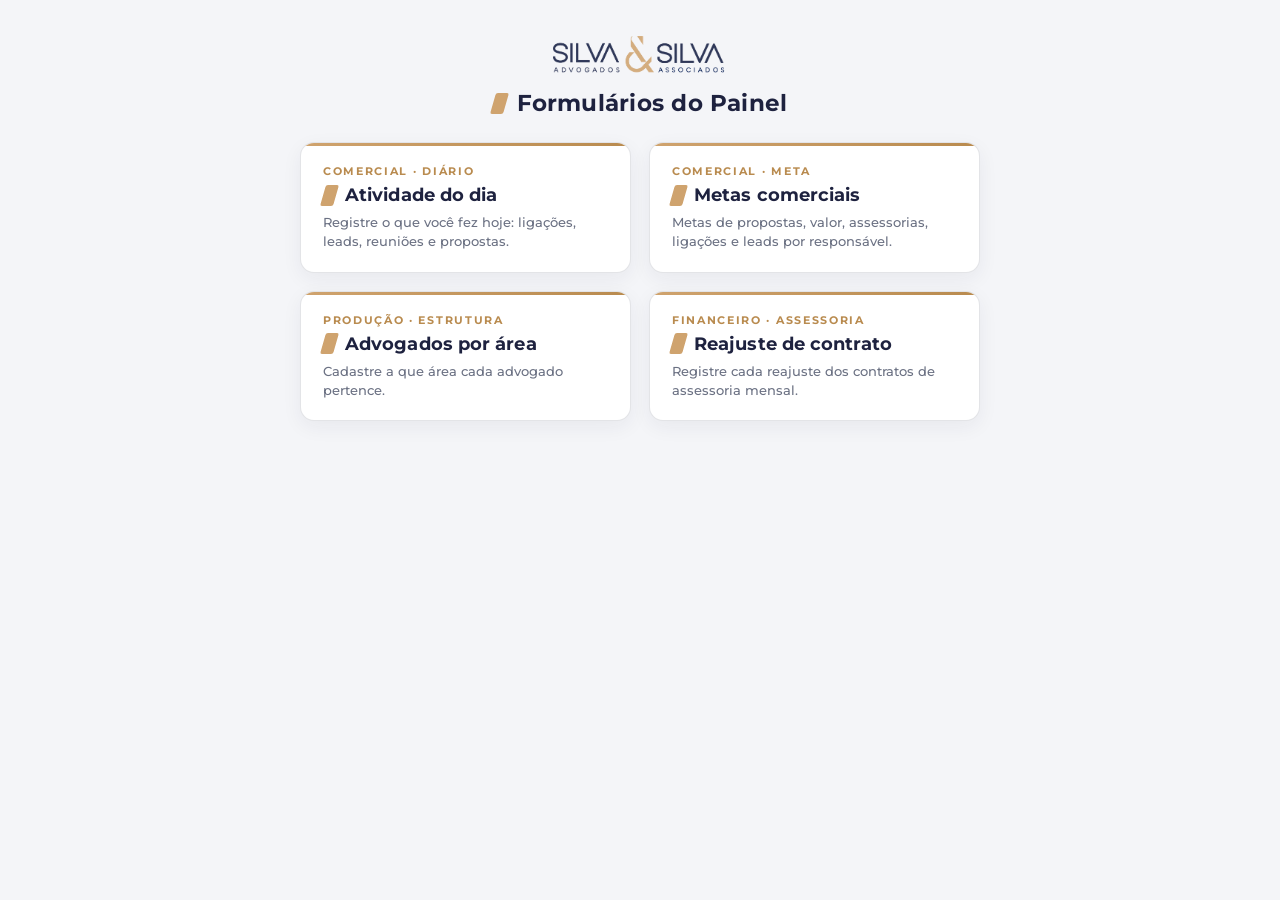
<file: formularios/index.html>
<!DOCTYPE html>
<html lang="pt-BR">
<head>
<meta charset="UTF-8">
<meta name="viewport" content="width=device-width, initial-scale=1.0">
<title>Formulários — Silva &amp; Silva</title>
<link rel="preconnect" href="https://fonts.googleapis.com">
<link rel="preconnect" href="https://fonts.gstatic.com" crossorigin>
<link href="https://fonts.googleapis.com/css2?family=Montserrat:wght@300;400;500;600;700;800&display=swap" rel="stylesheet">
<link rel="stylesheet" href="form.css">
<style>
.grade{display:grid;grid-template-columns:1fr 1fr;gap:18px;margin-top:6px}
.tile{
  display:block;text-decoration:none;color:inherit;background:var(--card-bg);
  border:1px solid var(--line);border-radius:14px;padding:22px 22px 20px;
  box-shadow:0 6px 20px rgba(30,34,63,.06);transition:transform .15s, box-shadow .2s, border-color .2s;
  position:relative;overflow:hidden;
}
.tile:hover{transform:translateY(-3px);box-shadow:0 14px 32px rgba(30,34,63,.14);border-color:var(--gold)}
.tile::before{content:"";position:absolute;top:0;left:0;right:0;height:3px;background:linear-gradient(90deg,var(--gold),var(--gold-soft))}
.tile .t-eyebrow{font-size:10.5px;font-weight:700;letter-spacing:.16em;text-transform:uppercase;color:var(--gold-soft);margin-bottom:6px}
.tile h3{font-size:18px;font-weight:700;color:var(--navy);letter-spacing:.005em;margin-bottom:8px;display:flex;align-items:center;gap:9px}
.tile p{font-size:12.5px;color:var(--txt-dim);line-height:1.5;font-weight:500}
.tile .t-tag{display:inline-block;margin-top:12px;font-size:10px;font-weight:700;letter-spacing:.1em;text-transform:uppercase;padding:4px 10px;border-radius:6px;background:#f4f5f8;color:var(--navy)}
.painel-link{
  display:inline-flex;align-items:center;gap:7px;
  margin-top:24px;font-size:12.5px;font-weight:600;color:var(--gold-soft);text-decoration:none;
  border:1px solid var(--field-border);padding:9px 18px;border-radius:9px;background:#fff;
  transition:background .15s,color .15s,border-color .15s;
}
.painel-link:hover{background:var(--navy);color:#fff;border-color:var(--navy)}
.footer-hub{text-align:center;margin-top:22px;font-size:11px;color:var(--txt-dim);letter-spacing:.03em}
@media (max-width:560px){.grade{grid-template-columns:1fr}}
</style>
</head>
<body>
<div class="wrap">
  <header class="top">
    <img class="logo" src="logo.png" alt="Silva &amp; Silva Advogados Associados">
    <h1><span class="tick"></span>Formulários do Painel</h1>
  </header>

  <div class="grade">
    <a class="tile" href="atividade/">
      <div class="t-eyebrow">Comercial · Diário</div>
      <h3><span class="tick"></span>Atividade do dia</h3>
      <p>Registre o que você fez hoje: ligações, leads, reuniões e propostas.</p>
    </a>
    <a class="tile" href="metas/">
      <div class="t-eyebrow">Comercial · Meta</div>
      <h3><span class="tick"></span>Metas comerciais</h3>
      <p>Metas de propostas, valor, assessorias, ligações e leads por responsável.</p>
    </a>
    <a class="tile" href="times/">
      <div class="t-eyebrow">Produção · Estrutura</div>
      <h3><span class="tick"></span>Advogados por área</h3>
      <p>Cadastre a que área cada advogado pertence.</p>
    </a>
    <a class="tile" href="reajustes/">
      <div class="t-eyebrow">Financeiro · Assessoria</div>
      <h3><span class="tick"></span>Reajuste de contrato</h3>
      <p>Registre cada reajuste dos contratos de assessoria mensal.</p>
    </a>
  </div>

</div>
</body>
</html>
</file>
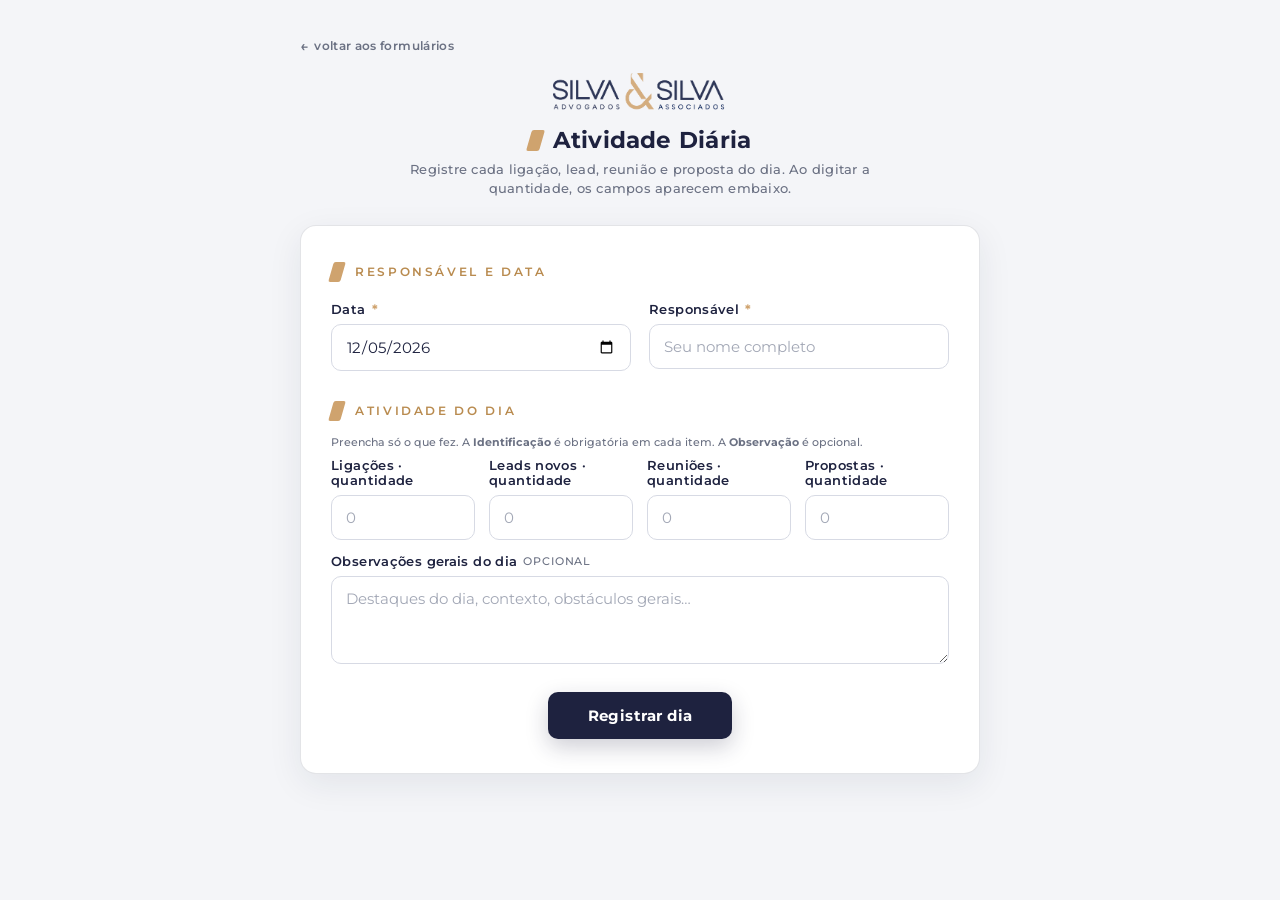
<file: formularios/atividade/index.html>
<!DOCTYPE html>
<html lang="pt-BR">
<head>
<meta charset="UTF-8">
<meta name="viewport" content="width=device-width, initial-scale=1.0">
<title>Atividade Diária — Silva &amp; Silva</title>
<link rel="preconnect" href="https://fonts.googleapis.com">
<link rel="preconnect" href="https://fonts.gstatic.com" crossorigin>
<link href="https://fonts.googleapis.com/css2?family=Montserrat:wght@300;400;500;600;700;800&display=swap" rel="stylesheet">
<link rel="stylesheet" href="../form.css">
</head>
<body>
<div class="wrap">

  <a class="back-hub" href="../">voltar aos formulários</a>

  <header class="top">
    <img class="logo" src="../logo.png" alt="Silva &amp; Silva Advogados Associados">
    <h1><span class="tick"></span>Atividade Diária</h1>
    <div class="sub">Registre cada ligação, lead, reunião e proposta do dia. Ao digitar a quantidade, os campos aparecem embaixo.</div>
  </header>

  <form id="form" class="card" autocomplete="off">

    <div class="sec-title">Responsável e data</div>

    <div class="grid">
      <div class="field">
        <label>Data <span class="req">*</span></label>
        <input type="date" name="dataAtividade" id="dataAt" required>
      </div>

      <div class="field">
        <label>Responsável <span class="req">*</span></label>
        <input type="text" name="responsavel" required placeholder="Seu nome completo">
      </div>
    </div>

    <div class="sec-title mt">Atividade do dia</div>
    <div class="hint" style="margin:-6px 0 8px">Preencha só o que fez. A <b>Identificação</b> é obrigatória em cada item. A <b>Observação</b> é opcional.</div>

    <!-- Contadores -->
    <div class="grid grid-4">
      <div class="field">
        <label>Ligações · quantidade</label>
        <input type="number" min="0" max="200" step="1" placeholder="0" id="qtdLigacoes" data-tipo="ligacoes">
      </div>
      <div class="field">
        <label>Leads novos · quantidade</label>
        <input type="number" min="0" max="200" step="1" placeholder="0" id="qtdLeads" data-tipo="leads">
      </div>
      <div class="field">
        <label>Reuniões · quantidade</label>
        <input type="number" min="0" max="200" step="1" placeholder="0" id="qtdReunioes" data-tipo="reunioes">
      </div>
      <div class="field">
        <label>Propostas · quantidade</label>
        <input type="number" min="0" max="200" step="1" placeholder="0" id="qtdPropostas" data-tipo="propostas">
      </div>
    </div>

    <!-- Blocos dinâmicos (populados via JS) -->
    <div id="grp-ligacoes" class="act-group" hidden>
      <div class="act-group-title">Ligações <span class="num" id="numLigacoes">0</span></div>
      <div class="act-items" id="itensLigacoes"></div>
    </div>
    <div id="grp-leads" class="act-group" hidden>
      <div class="act-group-title">Leads novos <span class="num" id="numLeads">0</span></div>
      <div class="act-items" id="itensLeads"></div>
    </div>
    <div id="grp-reunioes" class="act-group" hidden>
      <div class="act-group-title">Reuniões <span class="num" id="numReunioes">0</span></div>
      <div class="act-items" id="itensReunioes"></div>
    </div>
    <div id="grp-propostas" class="act-group" hidden>
      <div class="act-group-title">Propostas <span class="num" id="numPropostas">0</span></div>
      <div class="act-items" id="itensPropostas"></div>
    </div>

    <div class="grid" style="margin-top:14px">
      <div class="field full">
        <label>Observações gerais do dia <span class="opt">opcional</span></label>
        <textarea name="observacoes" placeholder="Destaques do dia, contexto, obstáculos gerais…"></textarea>
      </div>
    </div>

    <div class="actions">
      <button type="submit" class="submit">Registrar dia</button>
    </div>
  </form>
</div>

<script src="../form.js"></script>
<script>
window.APPS_SCRIPT_URL = "https://script.google.com/macros/s/AKfycbzzyDRg7mQRoJRjp7sXY-r4UHpOvBuWXbQf2Bew87uOS6naMlNKwsarK9-mdXkUN1gQGw/exec";
dataHoje(document.getElementById('dataAt'));

// Config dos 4 tipos de atividade
const TIPOS = [
  { tipo:'ligacoes', label:'Ligação',   labelIdent:'Identificação (nome ou empresa)' },
  { tipo:'leads',    label:'Lead',      labelIdent:'Identificação do lead'           },
  { tipo:'reunioes', label:'Reunião',   labelIdent:'Identificação (com quem)'        },
  { tipo:'propostas',label:'Proposta',  labelIdent:'Identificação (para quem)'       },
];

// Renderiza N blocos pra um tipo, preservando o que já foi digitado
function renderBlocos(tipo, cfg){
  const wrap = document.getElementById('grp-'+tipo);
  const cont = document.getElementById('itens'+cap(tipo));
  const num  = document.getElementById('num'+cap(tipo));
  const qtd  = Math.max(0, Math.min(200, parseInt(document.getElementById('qtd'+cap(tipo)).value,10) || 0));
  num.textContent = qtd;
  wrap.hidden = qtd === 0;

  // Preserva valores atuais
  const atuais = Array.from(cont.querySelectorAll('.act-item')).map(el => ({
    ident: el.querySelector('input[name$="_ident"]').value,
    obs:   el.querySelector('input[name$="_obs"]').value,
  }));
  cont.innerHTML = '';
  for (let i=0; i<qtd; i++){
    const at = atuais[i] || {ident:'', obs:''};
    const div = document.createElement('div');
    div.className = 'act-item';
    div.innerHTML = `
      <div class="act-idx">${cfg.label} ${i+1}</div>
      <div>
        <label>${cfg.labelIdent} <span class="req">*</span></label>
        <input type="text" name="${tipo}_${i}_ident" required placeholder="Nome ou empresa">
      </div>
      <div>
        <label>Observação <span class="opt">opcional</span></label>
        <input type="text" name="${tipo}_${i}_obs" placeholder="Ex.: não atendeu, marcou reunião…">
      </div>
    `;
    cont.appendChild(div);
    div.querySelector('input[name$="_ident"]').value = at.ident;
    div.querySelector('input[name$="_obs"]').value = at.obs;
  }
}

function cap(s){ return s.charAt(0).toUpperCase()+s.slice(1); }

TIPOS.forEach(cfg => {
  document.getElementById('qtd'+cap(cfg.tipo)).addEventListener('input', () => renderBlocos(cfg.tipo, cfg));
});

// Coleta os itens numa lista pronta pra enviar
function coletarItens(){
  const out = { ligacoes:[], leads:[], reunioes:[], propostas:[] };
  TIPOS.forEach(cfg => {
    const cont = document.getElementById('itens'+cap(cfg.tipo));
    cont.querySelectorAll('.act-item').forEach(el => {
      out[cfg.tipo].push({
        ident: el.querySelector('input[name$="_ident"]').value.trim(),
        obs:   el.querySelector('input[name$="_obs"]').value.trim(),
      });
    });
  });
  return out;
}

// Marca campos vazios em vermelho
function validarObrigatorios(){
  let primeiroErro = null;
  TIPOS.forEach(cfg => {
    const cont = document.getElementById('itens'+cap(cfg.tipo));
    cont.querySelectorAll('input[name$="_ident"]').forEach(el => {
      const vazio = !el.value.trim();
      el.classList.toggle('err', vazio);
      if (vazio && !primeiroErro) primeiroErro = el;
    });
  });
  if (primeiroErro){
    primeiroErro.focus();
    primeiroErro.scrollIntoView({behavior:'smooth', block:'center'});
    return false;
  }
  return true;
}

formSetup({
  form: document.getElementById('form'),
  formId: 'atividade',
  msgOk: 'Registro salvo. Bom trabalho!',
  beforeSend: (dados) => {
    if (!validarObrigatorios()){
      alert('Preencha a Identificação de todas as atividades marcadas em vermelho.');
      return false;
    }
    const itens = coletarItens();
    // Enviamos os totais + os itens estruturados. O Apps Script vai
    // desdobrar em 1 linha por atividade individual na aba.
    dados.qtdLigacoes = itens.ligacoes.length;
    dados.qtdLeads    = itens.leads.length;
    dados.qtdReunioes = itens.reunioes.length;
    dados.qtdPropostas= itens.propostas.length;
    dados.itens = itens;
    // Remove os campos individuais (ligacoes_0_ident etc) — vão dentro de dados.itens
    Object.keys(dados).forEach(k => {
      if (/_\d+_(ident|obs)$/.test(k)) delete dados[k];
    });
    return true;
  },
  afterOk: () => {
    dataHoje(document.getElementById('dataAt'));
    ['Ligacoes','Leads','Reunioes','Propostas'].forEach(t => {
      document.getElementById('qtd'+t).value = '';
      document.getElementById('itens'+t).innerHTML = '';
      document.getElementById('grp-'+t.toLowerCase()).hidden = true;
      document.getElementById('num'+t).textContent = '0';
    });
  }
});
</script>
</body>
</html>
</file>
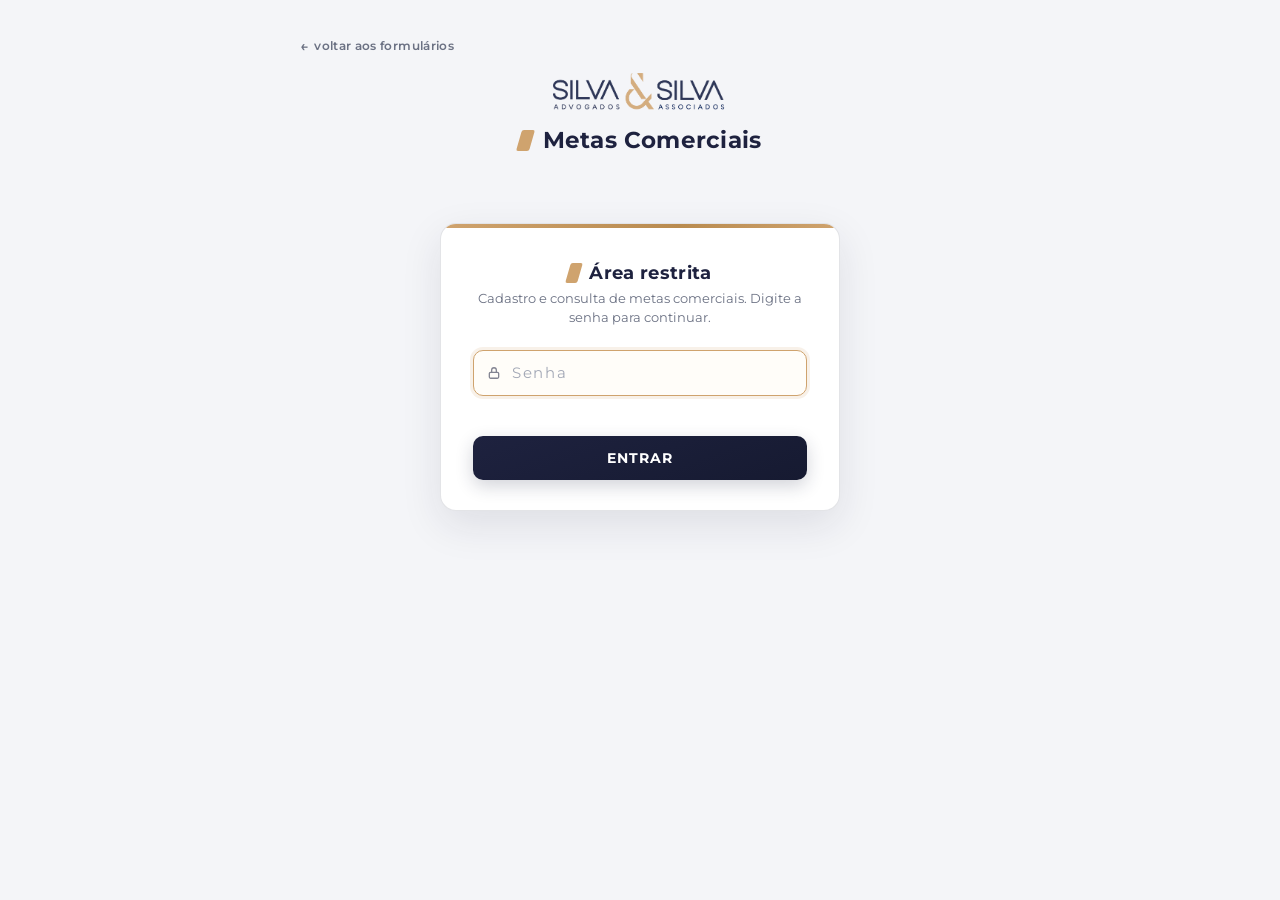
<file: formularios/metas/index.html>
<!DOCTYPE html>
<html lang="pt-BR">
<head>
<meta charset="UTF-8">
<meta name="viewport" content="width=device-width, initial-scale=1.0">
<title>Metas Comerciais — Silva &amp; Silva</title>
<link rel="preconnect" href="https://fonts.googleapis.com">
<link rel="preconnect" href="https://fonts.gstatic.com" crossorigin>
<link href="https://fonts.googleapis.com/css2?family=Montserrat:wght@300;400;500;600;700;800&display=swap" rel="stylesheet">
<link rel="stylesheet" href="../form.css">
</head>
<body>
<div class="wrap">

  <a class="back-hub" href="../">voltar aos formulários</a>

  <header class="top">
    <img class="logo" src="../logo.png" alt="Silva &amp; Silva Advogados Associados">
    <h1><span class="tick"></span>Metas Comerciais</h1>
    <div class="sub" id="subMain" hidden>
      Para editar ou excluir uma meta, entre em <b>Visualizar metas</b>.
    </div>
  </header>

  <!-- TELA 1 · LOGIN -->
  <div class="login-card" id="loginCard">
    <h2>Área restrita</h2>
    <div class="login-sub">Cadastro e consulta de metas comerciais. Digite a senha para continuar.</div>
    <div class="login-pwd-wrap">
      <input type="password" id="loginPwd" placeholder="Senha" autocomplete="off">
    </div>
    <div class="login-err" id="loginErr"></div>
    <button type="button" id="loginBtn">Entrar</button>
  </div>

  <!-- TELA 2 · CONTEÚDO (visível só após login) -->
  <div id="conteudo" hidden>

    <div class="mode-tabs">
      <button type="button" class="mode-tab active" data-mode="cadastrar">Cadastrar meta</button>
      <button type="button" class="mode-tab" data-mode="visualizar">Visualizar metas</button>
    </div>

    <!-- MODO A · Cadastrar -->
    <form id="form" class="card" autocomplete="off" data-mode-panel="cadastrar">

      <div class="sec-title">Responsável e período</div>

      <div class="grid">
        <div class="field full">
          <label>Responsável <span class="req">*</span></label>
          <select name="responsavel" id="selResponsavel" required>
            <option value="" disabled selected>Selecione…</option>
            <option value="__outro__">➕ Outro (digitar novo nome)</option>
          </select>
        </div>

        <div class="field full" id="wrapRespOutro" hidden>
          <label>Novo responsável <span class="req">*</span></label>
          <input type="text" name="responsavelOutro" id="respOutro" placeholder="Nome completo">
        </div>

        <div class="field">
          <label>Período <span class="req">*</span></label>
          <select name="periodo" required>
            <option value="mes" selected>Mensal</option>
            <option value="semana">Semanal</option>
            <option value="trimestre">Trimestral</option>
          </select>
        </div>

        <div class="field">
          <label>Referência <span class="req">*</span></label>
          <input type="date" name="referencia" id="refData" required>
        </div>
      </div>

      <div class="sec-title mt">Metas do período</div>

      <div class="grid">
        <div class="field">
          <label>Propostas (quantidade) <span class="opt">opcional</span></label>
          <input type="number" name="metaPropostasQtd" min="0" step="1" placeholder="Ex.: 30">
        </div>

        <div class="field">
          <label>Propostas (valor) <span class="opt">opcional</span></label>
          <div class="money">
            <span class="cur">R$</span>
            <input type="text" name="metaPropostasValor" id="metaValor" placeholder="0,00" inputmode="decimal">
          </div>
        </div>

        <div class="field">
          <label>Assessorias mensais a fechar <span class="opt">opcional</span></label>
          <input type="number" name="metaAssessorias" min="0" step="1" placeholder="Ex.: 3">
        </div>

        <div class="field">
          <label>Ligações <span class="opt">opcional</span></label>
          <input type="number" name="metaLigacoes" min="0" step="1" placeholder="Ex.: 100">
        </div>

        <div class="field full">
          <label>Leads novos <span class="opt">opcional</span></label>
          <input type="number" name="metaLeads" min="0" step="1" placeholder="Ex.: 20">
        </div>

        <div class="field full">
          <label>Observações <span class="opt">opcional</span></label>
          <textarea name="observacoes" placeholder="Contexto do período, ajustes especiais, campanhas…"></textarea>
        </div>
      </div>

      <div class="actions">
        <button type="submit" class="submit">Salvar meta</button>
      </div>
    </form>

    <!-- MODO B · Visualizar -->
    <div class="card" data-mode-panel="visualizar" hidden>
      <div class="sec-title">Metas cadastradas</div>
      <div class="hint" style="margin:-6px 0 14px">Consolida a última meta cadastrada por cada combinação de responsável + período + referência. Atualiza todo dia às 8h (BR).</div>
      <div id="listaMetasWrap">
        <div class="metas-tabela mt-empty">Carregando…</div>
      </div>
    </div>

  </div>
</div>

<script src="../form.js"></script>
<script>
window.APPS_SCRIPT_URL = "https://script.google.com/macros/s/AKfycbzzyDRg7mQRoJRjp7sXY-r4UHpOvBuWXbQf2Bew87uOS6naMlNKwsarK9-mdXkUN1gQGw/exec";

// ===== LOGIN =====
// Nota: senha visível no HTML público — barreira leve pra evitar acesso casual.
// Não é segurança real; qualquer pessoa que "ver código-fonte" enxerga.
// SEMPRE pede a senha ao entrar/recarregar a página (não guarda sessão).
const SENHA_METAS = 'Silva2026';

const loginCard = document.getElementById('loginCard');
const conteudo  = document.getElementById('conteudo');
const subMain   = document.getElementById('subMain');
const loginPwd  = document.getElementById('loginPwd');
const loginErr  = document.getElementById('loginErr');
const loginBtn  = document.getElementById('loginBtn');

function liberar(){
  loginCard.hidden = true;
  conteudo.hidden = false;
  subMain.hidden = false;
  init(); // dispara init do form + carrega metas
}

function tentarLogin(){
  const val = (loginPwd.value || '').trim();
  if (val === SENHA_METAS) {
    liberar();
  } else {
    loginErr.textContent = 'Senha incorreta.';
    loginPwd.select();
  }
}

loginBtn.addEventListener('click', tentarLogin);
loginPwd.addEventListener('keydown', (e) => {
  if (e.key === 'Enter') { e.preventDefault(); tentarLogin(); }
  else { loginErr.textContent = ''; }
});

// Sempre foca no campo de senha ao abrir
loginPwd.focus();

// ===== STATE DE EDIÇÃO =====
let editingRow = null;  // número da linha na planilha quando estamos editando
const submitBtn = () => document.querySelector('#form button[type="submit"]');

// Refs do <select> Responsável
const selResp    = document.getElementById('selResponsavel');
const wrapRespOutro = document.getElementById('wrapRespOutro');
const respOutro  = document.getElementById('respOutro');

// Popula o <select> Responsável com nomes únicos já cadastrados na aba Metas.
// Preserva a seleção atual (útil ao entrar em modo edição antes de a lista chegar).
function popularResponsaveis(linhas){
  const nomes = new Set();
  linhas.forEach(l => {
    const n = (l['Responsável'] || l['Vendedor'] || '').trim();
    if (n) nomes.add(n);
  });
  // Deduplica case-insensitive (mantém a primeira grafia encontrada)
  const canon = {};
  Array.from(nomes).forEach(n => {
    const k = n.toLowerCase();
    if (!canon[k]) canon[k] = n;
  });
  const ordenados = Object.values(canon).sort((a,b) => a.localeCompare(b));

  const valorAtual = selResp.value;
  const opts = ['<option value="" disabled>Selecione…</option>']
    .concat(ordenados.map(n => `<option value="${n.replace(/"/g,'&quot;')}">${n}</option>`))
    .concat(['<option value="__outro__">➕ Outro (digitar novo nome)</option>']);
  selResp.innerHTML = opts.join('');
  // Restaura seleção anterior se o valor ainda existe
  if (valorAtual && Array.from(selResp.options).some(o => o.value === valorAtual)) {
    selResp.value = valorAtual;
  } else if (valorAtual && valorAtual !== '__outro__' && valorAtual !== '') {
    // Valor antigo não está na lista — adiciona ele mesmo pra não perder
    const opt = document.createElement('option');
    opt.value = valorAtual; opt.textContent = valorAtual;
    selResp.insertBefore(opt, selResp.querySelector('option[value="__outro__"]'));
    selResp.value = valorAtual;
  } else {
    selResp.value = '';
  }
}

// Toggle "Outro"
selResp.addEventListener('change', () => {
  if (selResp.value === '__outro__') {
    wrapRespOutro.hidden = false;
    respOutro.required = true;
    respOutro.focus();
  } else {
    wrapRespOutro.hidden = true;
    respOutro.required = false;
    respOutro.value = '';
  }
});

function entrarModoEdicao(m){
  const form = document.getElementById('form');
  const nomeResp = m['Responsável'] || m['Vendedor'] || '';

  // Se o nome existe na lista, seleciona; senão, cria opção temporária
  if (nomeResp) {
    let existe = Array.from(selResp.options).some(o => o.value === nomeResp);
    if (!existe) {
      const opt = document.createElement('option');
      opt.value = nomeResp; opt.textContent = nomeResp;
      selResp.insertBefore(opt, selResp.querySelector('option[value="__outro__"]'));
    }
    selResp.value = nomeResp;
    wrapRespOutro.hidden = true;
    respOutro.required = false;
  }

  form.querySelector('[name="periodo"]').value = String(m['Período']||'').toLowerCase() || 'mes';
  const ref = String(m['Referência']||'').slice(0,10);
  form.querySelector('[name="referencia"]').value = /^\d{4}-\d{2}-\d{2}$/.test(ref) ? ref : '';
  form.querySelector('[name="metaPropostasQtd"]').value  = m['Meta Propostas (nº)'] || '';
  const valEl = form.querySelector('[name="metaPropostasValor"]');
  const valNum = Number(m['Meta Propostas (R$)']||0);
  valEl.value = valNum ? valNum.toLocaleString('pt-BR',{minimumFractionDigits:2, maximumFractionDigits:2}) : '';
  form.querySelector('[name="metaAssessorias"]').value = m['Meta Assessorias Mensais'] || '';
  form.querySelector('[name="metaLigacoes"]').value    = m['Meta Ligações'] || '';
  form.querySelector('[name="metaLeads"]').value       = m['Meta Leads'] || '';
  form.querySelector('[name="observacoes"]').value     = m['Observações'] || '';

  editingRow = m._row;
  submitBtn().textContent = 'Salvar alterações';

  // Muda pra aba Cadastrar
  document.querySelectorAll('.mode-tab').forEach(b => b.classList.remove('active'));
  document.querySelector('.mode-tab[data-mode="cadastrar"]').classList.add('active');
  document.querySelectorAll('[data-mode-panel]').forEach(el => {
    el.hidden = el.dataset.modePanel !== 'cadastrar';
  });
  window.scrollTo({top:0, behavior:'smooth'});
}

function sairModoEdicao(limparCampos){
  editingRow = null;
  submitBtn().textContent = 'Salvar meta';
  if (limparCampos) {
    document.getElementById('form').reset();
    wrapRespOutro.hidden = true;
    respOutro.required = false;
    dataHoje(document.getElementById('refData'));
  }
}

// ===== INIT (só roda depois de liberar) =====
function init(){
  mascaraMoeda(document.getElementById('metaValor'));
  dataHoje(document.getElementById('refData'));

  // Carrega a lista de responsáveis já cadastrados (dropdown)
  carregarMetas();

  formSetup({
    form: document.getElementById('form'),
    formId: 'metas',
    msgOk: 'Meta salva!',
    beforeSend: (dados) => {
      // Resolve o campo responsável: se veio da lista, mantém; se veio "Outro", usa o input digitado
      if (dados.responsavel === '__outro__') {
        const novo = (dados.responsavelOutro || '').trim();
        if (!novo) {
          alert('Por favor, digite o nome do novo responsável.');
          return false;
        }
        dados.responsavel = novo;
      }
      delete dados.responsavelOutro;

      // Se estamos editando, envia _op=update com o número da linha
      if (editingRow) {
        dados._op = 'update';
        dados._row = editingRow;
      }
      return true;
    },
    afterOk: () => {
      const eraEdicao = !!editingRow;
      sairModoEdicao(false);
      dataHoje(document.getElementById('refData'));
      wrapRespOutro.hidden = true;
      respOutro.required = false;
      respOutro.value = '';
      selResp.value = '';
      // Recarrega a tabela pra refletir a mudança (e atualiza o dropdown)
      window._metasCarregadas = false;
      const wrap = document.getElementById('listaMetasWrap');
      if (wrap) wrap.innerHTML = '<div class="metas-tabela mt-empty">Carregando…</div>';
      carregarMetas();
      // Se veio de edição, volta pra aba Visualizar automaticamente pra ver o resultado
      if (eraEdicao) {
        setTimeout(() => {
          document.querySelectorAll('.mode-tab').forEach(b => b.classList.remove('active'));
          const btnV = document.querySelector('.mode-tab[data-mode="visualizar"]');
          if (btnV) btnV.classList.add('active');
          document.querySelectorAll('[data-mode-panel]').forEach(el => {
            el.hidden = el.dataset.modePanel !== 'visualizar';
          });
        }, 200);
      }
    }
  });

  // Alternador de modo
  document.querySelectorAll('.mode-tab').forEach(btn => {
    btn.addEventListener('click', () => {
      document.querySelectorAll('.mode-tab').forEach(b => b.classList.remove('active'));
      btn.classList.add('active');
      const alvo = btn.dataset.mode;
      document.querySelectorAll('[data-mode-panel]').forEach(el => {
        el.hidden = el.dataset.modePanel !== alvo;
      });
      if (alvo === 'visualizar' && !window._metasCarregadas) carregarMetas();
    });
  });
}

// ===== VISUALIZAR METAS =====
let METAS_CACHE = [];  // linhas cruas da planilha, guardadas pra editar/deletar

function carregarMetas(){
  const wrap = document.getElementById('listaMetasWrap');
  wrap.innerHTML = '<div class="metas-tabela mt-empty">Carregando…</div>';

  fetch(window.APPS_SCRIPT_URL + '?dados=1', {cache: 'no-store'})
    .then(r => r.json())
    .then(d => {
      window._metasCarregadas = true;
      METAS_CACHE = (d && d.abas && d.abas.metas) || [];
      popularResponsaveis(METAS_CACHE);
      renderMetas(METAS_CACHE);
    })
    .catch(err => {
      wrap.innerHTML = '<div class="metas-tabela mt-empty">Erro ao carregar. Tente novamente em instantes.</div>';
      console.error(err);
    });
}

function renderMetas(linhas){
  const wrap = document.getElementById('listaMetasWrap');

  // Filtra: só linhas com responsável preenchido (evita vazias)
  const metas = linhas.filter(l => (l['Responsável'] || l['Vendedor'] || '').trim());

  if (!metas.length){
    wrap.innerHTML = '<div class="metas-tabela mt-empty">Nenhuma meta cadastrada ainda.</div>';
    return;
  }

  // Ordena por responsável, depois por referência DESC (mais nova em cima)
  metas.sort((a,b) => {
    const ra = (a['Responsável'] || a['Vendedor'] || '').localeCompare(b['Responsável'] || b['Vendedor'] || '');
    if (ra) return ra;
    return String(b['Referência'] || '').localeCompare(String(a['Referência'] || ''));
  });

  const fmtNum = n => (Number(n)||0).toLocaleString('pt-BR');
  const fmtBRL = n => {
    const v = Number(n)||0;
    if (v >= 1000) return 'R$ ' + (v/1000).toLocaleString('pt-BR', {maximumFractionDigits:1}) + 'k';
    return 'R$ ' + v.toLocaleString('pt-BR', {minimumFractionDigits:2, maximumFractionDigits:2});
  };
  const fmtData = s => {
    if (!s) return '—';
    const str = String(s).slice(0,10);
    const m = str.match(/^(\d{4})-(\d{2})-(\d{2})$/);
    return m ? `${m[3]}/${m[2]}/${m[1]}` : str;
  };
  const fmtPeriodo = p => ({mes:'Mensal', semana:'Semanal', trimestre:'Trimestral'}[String(p).toLowerCase()] || p || '—');

  const rows = metas.map(m => `
    <tr data-row="${m._row}">
      <td><b>${m['Responsável'] || m['Vendedor'] || '—'}</b></td>
      <td>${fmtPeriodo(m['Período'])}</td>
      <td>${fmtData(m['Referência'])}</td>
      <td class="mt-num">${fmtNum(m['Meta Propostas (nº)'])}</td>
      <td class="mt-num">${m['Meta Propostas (R$)'] ? fmtBRL(m['Meta Propostas (R$)']) : '—'}</td>
      <td class="mt-num">${fmtNum(m['Meta Assessorias Mensais'])}</td>
      <td class="mt-num">${fmtNum(m['Meta Ligações'])}</td>
      <td class="mt-num">${fmtNum(m['Meta Leads'])}</td>
      <td class="mt-actions">
        <button type="button" class="mt-btn edit" data-act="edit" data-row="${m._row}">✏ Editar</button>
        <button type="button" class="mt-btn del" data-act="del" data-row="${m._row}">🗑 Excluir</button>
      </td>
    </tr>
  `).join('');

  wrap.innerHTML = `
    <div class="metas-tabela-wrap">
      <table class="metas-tabela">
        <thead>
          <tr>
            <th>Responsável</th>
            <th>Período</th>
            <th>Referência</th>
            <th style="text-align:right">Propostas</th>
            <th style="text-align:right">Valor (R$)</th>
            <th style="text-align:right">Assessorias</th>
            <th style="text-align:right">Ligações</th>
            <th style="text-align:right">Leads</th>
            <th style="text-align:right">Ações</th>
          </tr>
        </thead>
        <tbody>${rows}</tbody>
      </table>
    </div>
    <div class="data-note" style="margin-top:10px">${metas.length} meta(s) cadastrada(s) · a mais recente por combinação vale no painel.</div>
  `;

  // Handlers de editar/excluir
  wrap.querySelectorAll('.mt-btn').forEach(btn => {
    btn.addEventListener('click', () => {
      const row = parseInt(btn.dataset.row, 10);
      const item = METAS_CACHE.find(l => l._row === row);
      if (!item) return;
      if (btn.dataset.act === 'edit') {
        entrarModoEdicao(item);
      } else if (btn.dataset.act === 'del') {
        const nome = item['Responsável'] || item['Vendedor'] || '(sem nome)';
        if (!confirm(`Excluir a meta de "${nome}" (${item['Período']}, ${String(item['Referência']||'').slice(0,10)})?\n\nEsta ação apaga a linha da planilha e não pode ser desfeita.`)) return;
        excluirMeta(row, btn);
      }
    });
  });
}

function excluirMeta(row, btn){
  btn.disabled = true;
  btn.textContent = 'Excluindo…';
  fetch(window.APPS_SCRIPT_URL, {
    method: 'POST', mode: 'no-cors',
    headers: {'Content-Type':'text/plain;charset=utf-8'},
    body: JSON.stringify({ _form: 'metas', _op: 'delete', _row: row })
  })
  .then(() => setTimeout(carregarMetas, 500))
  .catch(err => {
    alert('Erro ao excluir. Tente novamente.');
    btn.disabled = false;
    btn.textContent = '🗑 Excluir';
    console.error(err);
  });
}
</script>
</body>
</html>
</file>
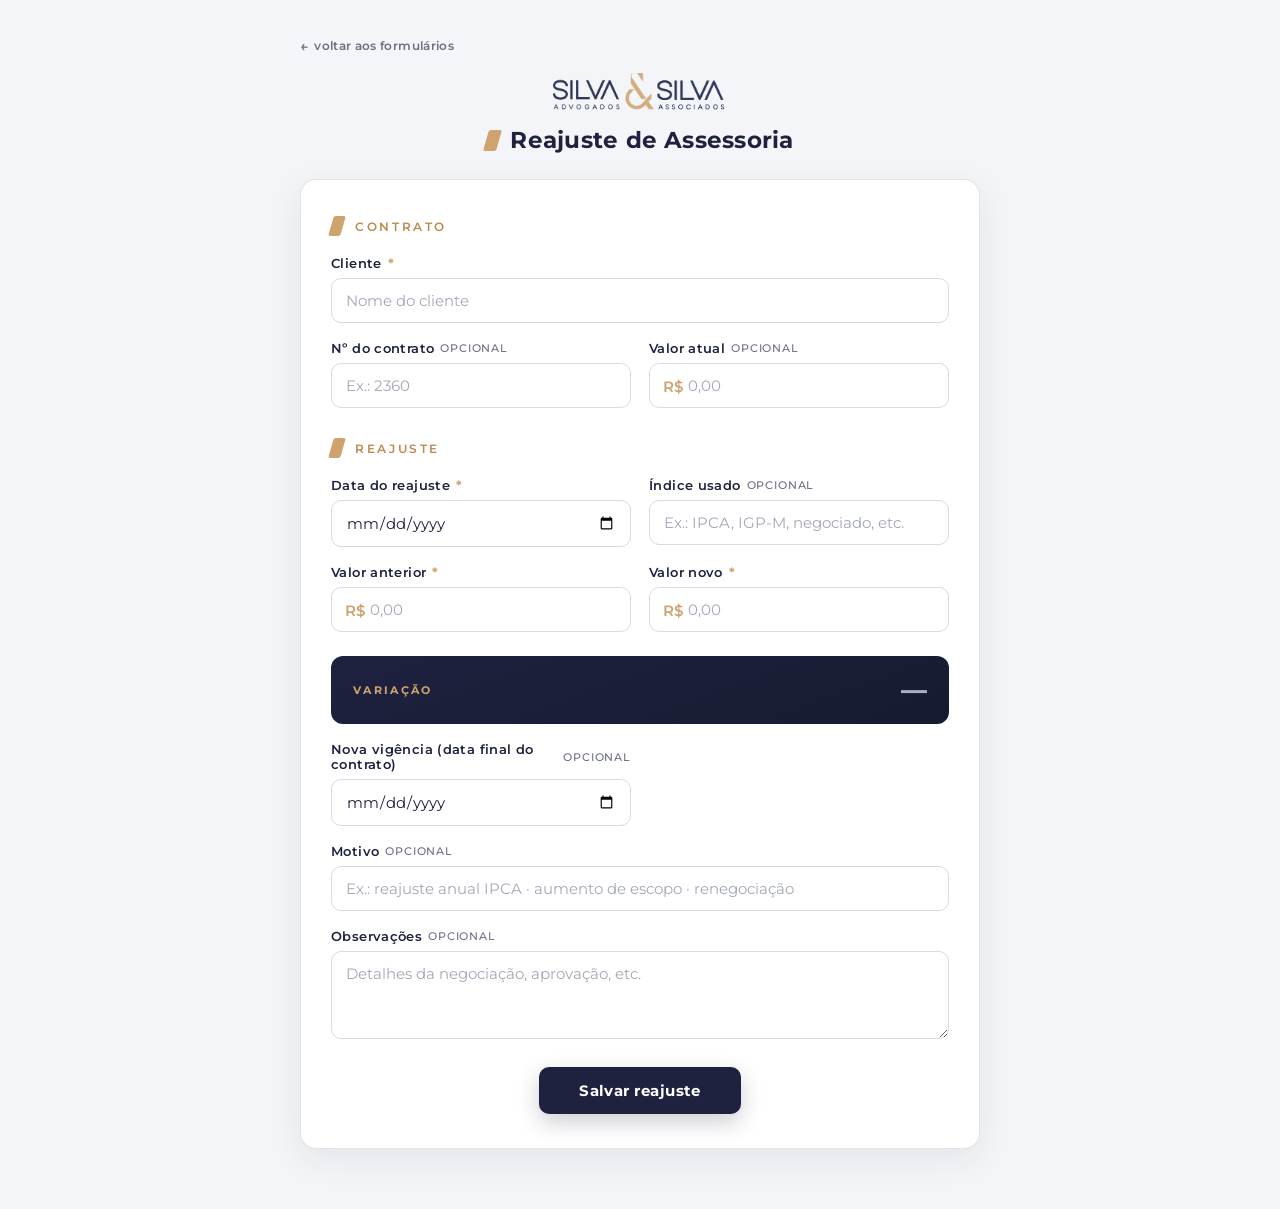
<file: formularios/reajustes/index.html>
<!DOCTYPE html>
<html lang="pt-BR">
<head>
<meta charset="UTF-8">
<meta name="viewport" content="width=device-width, initial-scale=1.0">
<title>Reajuste de Assessoria — Silva &amp; Silva</title>
<link rel="preconnect" href="https://fonts.googleapis.com">
<link rel="preconnect" href="https://fonts.gstatic.com" crossorigin>
<link href="https://fonts.googleapis.com/css2?family=Montserrat:wght@300;400;500;600;700;800&display=swap" rel="stylesheet">
<link rel="stylesheet" href="../form.css">
</head>
<body>
<div class="wrap">

  <a class="back-hub" href="../">voltar aos formulários</a>

  <header class="top">
    <img class="logo" src="../logo.png" alt="Silva &amp; Silva Advogados Associados">
    <h1><span class="tick"></span>Reajuste de Assessoria</h1>
  </header>

  <form id="form" class="card" autocomplete="off">

    <div class="sec-title">Contrato</div>

    <div class="grid">
      <div class="field full">
        <label>Cliente <span class="req">*</span></label>
        <input type="text" name="cliente" required placeholder="Nome do cliente">
      </div>

      <div class="field">
        <label>Nº do contrato <span class="opt">opcional</span></label>
        <input type="text" name="numeroContrato" placeholder="Ex.: 2360">
      </div>

      <div class="field">
        <label>Valor atual <span class="opt">opcional</span></label>
        <div class="money">
          <span class="cur">R$</span>
          <input type="text" name="valorAtual" id="vAtual" inputmode="decimal" placeholder="0,00">
        </div>
      </div>
    </div>

    <div class="sec-title mt">Reajuste</div>

    <div class="grid">
      <div class="field">
        <label>Data do reajuste <span class="req">*</span></label>
        <input type="date" name="dataReajuste" required>
      </div>

      <div class="field">
        <label>Índice usado <span class="opt">opcional</span></label>
        <input type="text" name="indice" placeholder="Ex.: IPCA, IGP-M, negociado, etc.">
      </div>

      <div class="field">
        <label>Valor anterior <span class="req">*</span></label>
        <div class="money">
          <span class="cur">R$</span>
          <input type="text" name="valorAnterior" id="vAnt" required inputmode="decimal" placeholder="0,00">
        </div>
      </div>

      <div class="field">
        <label>Valor novo <span class="req">*</span></label>
        <div class="money">
          <span class="cur">R$</span>
          <input type="text" name="valorNovo" id="vNov" required inputmode="decimal" placeholder="0,00">
        </div>
      </div>

      <div class="field full">
        <div class="calc-box">
          <span class="cb-lbl">Variação</span>
          <span class="cb-val zero" id="calc">—</span>
        </div>
      </div>

      <div class="field">
        <label>Nova vigência (data final do contrato) <span class="opt">opcional</span></label>
        <input type="date" name="novaDataFinal">
      </div>

      <div class="field full">
        <label>Motivo <span class="opt">opcional</span></label>
        <input type="text" name="motivo" placeholder="Ex.: reajuste anual IPCA · aumento de escopo · renegociação">
      </div>

      <div class="field full">
        <label>Observações <span class="opt">opcional</span></label>
        <textarea name="observacoes" placeholder="Detalhes da negociação, aprovação, etc."></textarea>
      </div>
    </div>

    <div class="actions">
      <button type="submit" class="submit">Salvar reajuste</button>
    </div>
  </form>
</div>

<script src="../form.js"></script>
<script>
window.APPS_SCRIPT_URL = "https://script.google.com/macros/s/AKfycbzzyDRg7mQRoJRjp7sXY-r4UHpOvBuWXbQf2Bew87uOS6naMlNKwsarK9-mdXkUN1gQGw/exec";

const vAtual = document.getElementById('vAtual');
const vAnt = document.getElementById('vAnt');
const vNov = document.getElementById('vNov');
const calc = document.getElementById('calc');
mascaraMoeda(vAtual);
mascaraMoeda(vAnt);
mascaraMoeda(vNov);

function num(v){
  if(!v) return 0;
  const n = parseFloat(String(v).replace(/\./g,'').replace(',','.'));
  return isNaN(n)?0:n;
}
function atualizarCalc(){
  const a = num(vAnt.value), n = num(vNov.value);
  if(a<=0){ calc.textContent='—'; calc.className='cb-val zero'; return; }
  const pct = (n-a)/a*100;
  const sinal = pct>0?'+':(pct<0?'':'');
  calc.textContent = sinal + pct.toLocaleString('pt-BR',{minimumFractionDigits:2,maximumFractionDigits:2}) + '%';
  calc.className = 'cb-val ' + (pct>0?'pos':(pct<0?'neg':'zero'));
}
vAnt.addEventListener('input', atualizarCalc);
vNov.addEventListener('input', atualizarCalc);

formSetup({
  form: document.getElementById('form'),
  formId: 'reajustes',
  msgOk: 'Reajuste registrado!',
  afterOk: () => atualizarCalc()
});
</script>
</body>
</html>
</file>
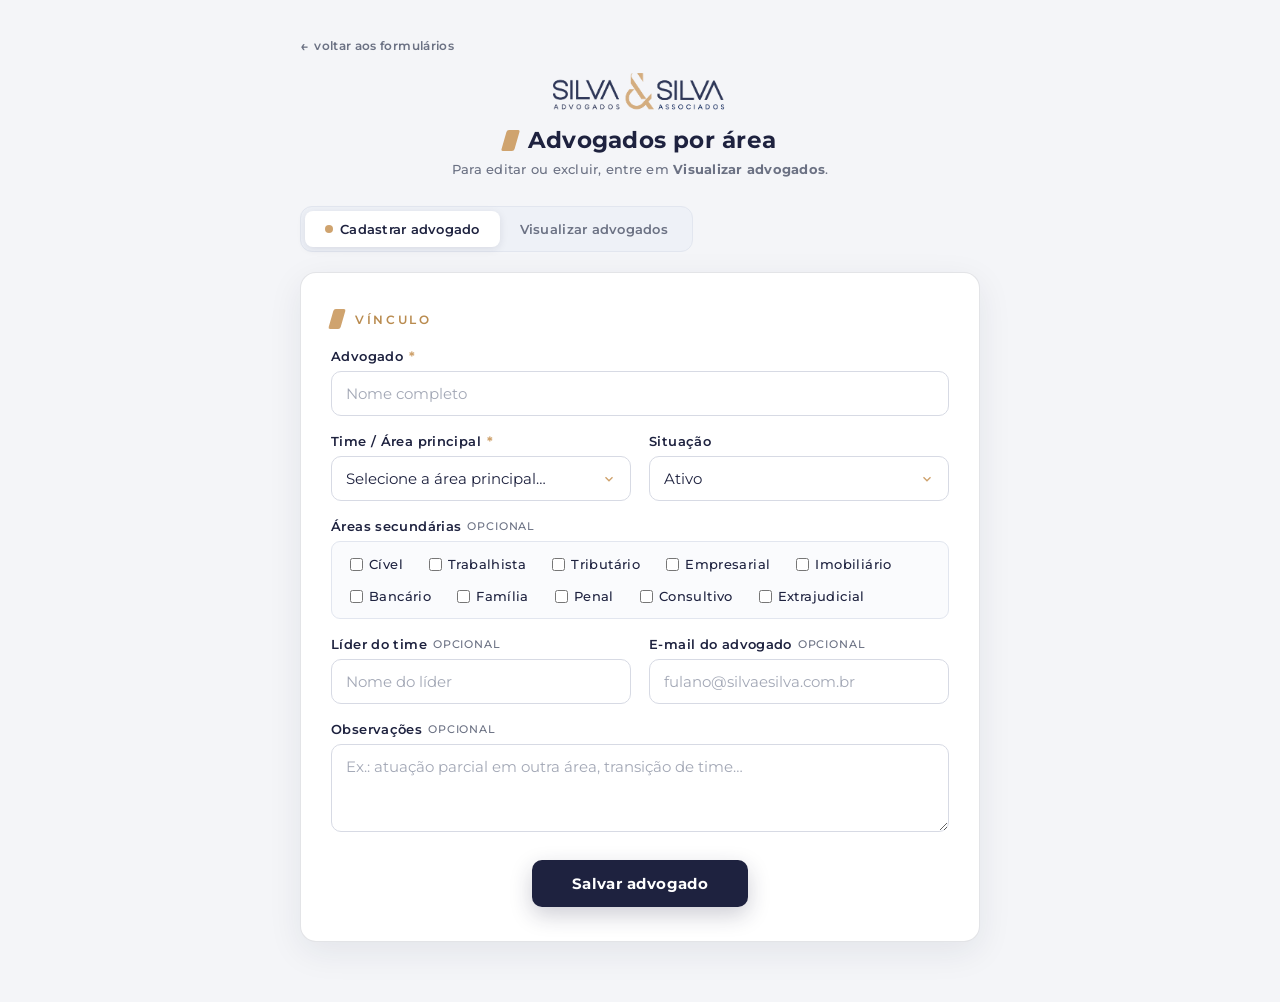
<file: formularios/times/index.html>
<!DOCTYPE html>
<html lang="pt-BR">
<head>
<meta charset="UTF-8">
<meta name="viewport" content="width=device-width, initial-scale=1.0">
<title>Advogados por área — Silva &amp; Silva</title>
<link rel="preconnect" href="https://fonts.googleapis.com">
<link rel="preconnect" href="https://fonts.gstatic.com" crossorigin>
<link href="https://fonts.googleapis.com/css2?family=Montserrat:wght@300;400;500;600;700;800&display=swap" rel="stylesheet">
<link rel="stylesheet" href="../form.css">
</head>
<body>
<div class="wrap">

  <a class="back-hub" href="../">voltar aos formulários</a>

  <header class="top">
    <img class="logo" src="../logo.png" alt="Silva &amp; Silva Advogados Associados">
    <h1><span class="tick"></span>Advogados por área</h1>
    <div class="sub" id="subMain">Para editar ou excluir, entre em <b>Visualizar advogados</b>.</div>
  </header>

  <div class="mode-tabs">
    <button type="button" class="mode-tab active" data-mode="cadastrar">Cadastrar advogado</button>
    <button type="button" class="mode-tab" data-mode="visualizar">Visualizar advogados</button>
  </div>

  <!-- MODO A · Cadastrar -->
  <form id="form" class="card" autocomplete="off" data-mode-panel="cadastrar">


    <div class="sec-title">Vínculo</div>

    <div class="grid">
      <div class="field full">
        <label>Advogado <span class="req">*</span></label>
        <input type="text" name="advogado" placeholder="Nome completo" required list="advs-list" autocomplete="off">
        <datalist id="advs-list">
          <option value="Maiko Roberto Maier">
          <option value="Kim Augusto Zanoni">
          <option value="Fernando de Liz França">
          <option value="Alexandre Ribeiro">
          <option value="Luciano Vinholi">
          <option value="José Alexandro de Miranda">
          <option value="Bruno Pinheiro Damasceno">
          <option value="Daniel Fioreze">
          <option value="Larissa Vizzotto">
          <option value="Luana Bruguer Ribeiro">
          <option value="Henrique Braun">
          <option value="Carolina Benetti">
          <option value="Alicia Camargo">
          <option value="Anita Pereira da Silveira">
          <option value="Vinicius Costa Barros">
          <option value="Graziane de Melo">
          <option value="Maria Gabriely Pereira de Lacerda">
          <option value="Juliana Coutinho Pacheco">
          <option value="Lucas Freitas Honorato de Oliveira">
          <option value="Raquel Martins de Souza">
          <option value="Eduardo Agostini Costella">
          <option value="Giovanna Julia Paulina da Silva">
          <option value="Henrique Juliano de Oliveira">
          <option value="Gabriella Ferigotti Carraro">
        </datalist>
      </div>

      <div class="field">
        <label>Time / Área principal <span class="req">*</span></label>
        <select name="time" required>
          <option value="" disabled selected>Selecione a área principal…</option>
          <option>Cível / Contencioso</option>
          <option>Trabalhista</option>
          <option>Tributário</option>
          <option>Empresarial / Societário</option>
          <option>Imobiliário</option>
          <option>Bancário</option>
          <option>Família e Sucessões</option>
          <option>Penal</option>
          <option>Consultivo</option>
          <option>Extrajudicial / Cobrança</option>
          <option>Direção</option>
          <option>Outro</option>
        </select>
      </div>

      <div class="field">
        <label>Situação</label>
        <select name="situacao">
          <option value="ativo" selected>Ativo</option>
          <option value="inativo">Inativo</option>
        </select>
      </div>

      <div class="field full">
        <label>Áreas secundárias <span class="opt">opcional</span></label>
        <div class="checks">
          <label class="chk"><input type="checkbox" name="areasSec" value="Cível / Contencioso"> Cível</label>
          <label class="chk"><input type="checkbox" name="areasSec" value="Trabalhista"> Trabalhista</label>
          <label class="chk"><input type="checkbox" name="areasSec" value="Tributário"> Tributário</label>
          <label class="chk"><input type="checkbox" name="areasSec" value="Empresarial / Societário"> Empresarial</label>
          <label class="chk"><input type="checkbox" name="areasSec" value="Imobiliário"> Imobiliário</label>
          <label class="chk"><input type="checkbox" name="areasSec" value="Bancário"> Bancário</label>
          <label class="chk"><input type="checkbox" name="areasSec" value="Família e Sucessões"> Família</label>
          <label class="chk"><input type="checkbox" name="areasSec" value="Penal"> Penal</label>
          <label class="chk"><input type="checkbox" name="areasSec" value="Consultivo"> Consultivo</label>
          <label class="chk"><input type="checkbox" name="areasSec" value="Extrajudicial / Cobrança"> Extrajudicial</label>
        </div>
      </div>

      <div class="field">
        <label>Líder do time <span class="opt">opcional</span></label>
        <input type="text" name="lider" placeholder="Nome do líder">
      </div>

      <div class="field">
        <label>E-mail do advogado <span class="opt">opcional</span></label>
        <input type="email" name="email" placeholder="fulano@silvaesilva.com.br">
      </div>

      <div class="field full">
        <label>Observações <span class="opt">opcional</span></label>
        <textarea name="observacoes" placeholder="Ex.: atuação parcial em outra área, transição de time…"></textarea>
      </div>
    </div>

    <div class="actions">
      <button type="submit" class="submit">Salvar advogado</button>
    </div>
  </form>

  <!-- MODO B · Visualizar -->
  <div class="card" data-mode-panel="visualizar" hidden>
    <div class="sec-title">Advogados cadastrados</div>
    <div class="hint" style="margin:-6px 0 14px">Última linha por advogado (edições ficam registradas no histórico da planilha). Atualiza ao trocar de aba ou ao salvar um vínculo.</div>
    <div id="listaAdvsWrap">
      <div class="metas-tabela mt-empty">Carregando…</div>
    </div>
  </div>

</div>

<script src="../form.js"></script>
<script>
window.APPS_SCRIPT_URL = "https://script.google.com/macros/s/AKfycbzzyDRg7mQRoJRjp7sXY-r4UHpOvBuWXbQf2Bew87uOS6naMlNKwsarK9-mdXkUN1gQGw/exec";

// ===== STATE DE EDIÇÃO =====
let editingRow = null;
const submitBtn = () => document.querySelector('#form button[type="submit"]');
let ADVS_CACHE = [];

function entrarModoEdicao(a){
  const form = document.getElementById('form');
  form.querySelector('[name="advogado"]').value = a['Advogado'] || '';
  form.querySelector('[name="time"]').value = a['Time / Área Principal'] || a['Time / Equipe'] || '';
  form.querySelector('[name="situacao"]').value = (String(a['Situação']||'ativo').toLowerCase() === 'inativo') ? 'inativo' : 'ativo';
  form.querySelector('[name="lider"]').value = a['Líder do Time'] || '';
  form.querySelector('[name="email"]').value = a['E-mail'] || '';
  form.querySelector('[name="observacoes"]').value = a['Observações'] || '';

  // Áreas secundárias: marcar checkboxes correspondentes
  const secs = String(a['Áreas Secundárias'] || '').split(',').map(s => s.trim()).filter(Boolean);
  form.querySelectorAll('input[name="areasSec"]').forEach(chk => {
    chk.checked = secs.includes(chk.value);
  });

  editingRow = a._row;
  submitBtn().textContent = 'Salvar alterações';

  document.querySelectorAll('.mode-tab').forEach(b => b.classList.remove('active'));
  document.querySelector('.mode-tab[data-mode="cadastrar"]').classList.add('active');
  document.querySelectorAll('[data-mode-panel]').forEach(el => {
    el.hidden = el.dataset.modePanel !== 'cadastrar';
  });
  window.scrollTo({top:0, behavior:'smooth'});
}

function sairModoEdicao(limparCampos){
  editingRow = null;
  submitBtn().textContent = 'Salvar advogado';
  if (limparCampos) document.getElementById('form').reset();
}

formSetup({
  form: document.getElementById('form'),
  formId: 'times',
  msgOk: 'Salvo!',
  beforeSend: (dados) => {
    if (editingRow) {
      dados._op = 'update';
      dados._row = editingRow;
    }
    return true;
  },
  afterOk: () => {
    const eraEdicao = !!editingRow;
    sairModoEdicao(false);
    window._advsCarregados = false;
    const wrap = document.getElementById('listaAdvsWrap');
    if (wrap) wrap.innerHTML = '<div class="metas-tabela mt-empty">Carregando…</div>';
    carregarAdvogados();
    if (eraEdicao) {
      setTimeout(() => {
        document.querySelectorAll('.mode-tab').forEach(b => b.classList.remove('active'));
        const btnV = document.querySelector('.mode-tab[data-mode="visualizar"]');
        if (btnV) btnV.classList.add('active');
        document.querySelectorAll('[data-mode-panel]').forEach(el => {
          el.hidden = el.dataset.modePanel !== 'visualizar';
        });
      }, 200);
    }
  }
});

// Alternador de modo
document.querySelectorAll('.mode-tab').forEach(btn => {
  btn.addEventListener('click', () => {
    document.querySelectorAll('.mode-tab').forEach(b => b.classList.remove('active'));
    btn.classList.add('active');
    const alvo = btn.dataset.mode;
    document.querySelectorAll('[data-mode-panel]').forEach(el => {
      el.hidden = el.dataset.modePanel !== alvo;
    });
    if (alvo === 'visualizar' && !window._advsCarregados) carregarAdvogados();
  });
});

function carregarAdvogados(){
  const wrap = document.getElementById('listaAdvsWrap');
  wrap.innerHTML = '<div class="metas-tabela mt-empty">Carregando…</div>';

  fetch(window.APPS_SCRIPT_URL + '?dados=1', {cache: 'no-store'})
    .then(r => r.json())
    .then(d => {
      window._advsCarregados = true;
      ADVS_CACHE = (d && d.abas && d.abas.times) || [];
      renderAdvogados(ADVS_CACHE);
    })
    .catch(err => {
      wrap.innerHTML = '<div class="metas-tabela mt-empty">Erro ao carregar. Tente novamente em instantes.</div>';
      console.error(err);
    });
}

function renderAdvogados(linhas){
  const wrap = document.getElementById('listaAdvsWrap');
  const advs = linhas.filter(l => (l['Advogado']||'').trim());

  if (!advs.length){
    wrap.innerHTML = '<div class="metas-tabela mt-empty">Nenhum advogado cadastrado ainda.</div>';
    return;
  }

  // ordena: ativos primeiro, depois por nome
  advs.sort((a,b) => {
    const sa = String(a['Situação']||'ativo').toLowerCase() === 'inativo' ? 1 : 0;
    const sb = String(b['Situação']||'ativo').toLowerCase() === 'inativo' ? 1 : 0;
    if (sa !== sb) return sa - sb;
    return String(a['Advogado']||'').localeCompare(String(b['Advogado']||''));
  });

  const rows = advs.map(a => {
    const inativo = String(a['Situação']||'ativo').toLowerCase() === 'inativo';
    const opacity = inativo ? 'opacity:.55' : '';
    const situacao = inativo
      ? '<span style="color:var(--err);font-weight:700">inativo</span>'
      : '<span style="color:#2f7a44;font-weight:700">ativo</span>';
    return `<tr style="${opacity}" data-row="${a._row}">
      <td><b>${a['Advogado']||'—'}</b></td>
      <td>${a['Time / Área Principal'] || a['Time / Equipe'] || '—'}</td>
      <td>${a['Áreas Secundárias'] || '—'}</td>
      <td>${a['Líder do Time'] || '—'}</td>
      <td>${a['E-mail'] || '—'}</td>
      <td>${situacao}</td>
      <td class="mt-actions">
        <button type="button" class="mt-btn edit" data-act="edit" data-row="${a._row}">✏ Editar</button>
        <button type="button" class="mt-btn del" data-act="del" data-row="${a._row}">🗑 Excluir</button>
      </td>
    </tr>`;
  }).join('');

  const ativos = advs.filter(a => String(a['Situação']||'ativo').toLowerCase() !== 'inativo').length;

  wrap.innerHTML = `
    <div class="metas-tabela-wrap">
      <table class="metas-tabela">
        <thead>
          <tr>
            <th>Advogado</th>
            <th>Área principal</th>
            <th>Secundárias</th>
            <th>Líder</th>
            <th>E-mail</th>
            <th>Situação</th>
            <th style="text-align:right">Ações</th>
          </tr>
        </thead>
        <tbody>${rows}</tbody>
      </table>
    </div>
    <div class="data-note" style="margin-top:10px">${ativos} ativo(s) · ${advs.length} total cadastrado(s).</div>
  `;

  // Handlers
  wrap.querySelectorAll('.mt-btn').forEach(btn => {
    btn.addEventListener('click', () => {
      const row = parseInt(btn.dataset.row, 10);
      const item = ADVS_CACHE.find(l => l._row === row);
      if (!item) return;
      if (btn.dataset.act === 'edit') {
        entrarModoEdicao(item);
      } else if (btn.dataset.act === 'del') {
        const nome = item['Advogado'] || '(sem nome)';
        if (!confirm(`Excluir "${nome}" da planilha?\n\nEsta ação apaga a linha e não pode ser desfeita.`)) return;
        excluirAdvogado(row, btn);
      }
    });
  });
}

function excluirAdvogado(row, btn){
  btn.disabled = true;
  btn.textContent = 'Excluindo…';
  fetch(window.APPS_SCRIPT_URL, {
    method: 'POST', mode: 'no-cors',
    headers: {'Content-Type':'text/plain;charset=utf-8'},
    body: JSON.stringify({ _form: 'times', _op: 'delete', _row: row })
  })
  .then(() => setTimeout(carregarAdvogados, 500))
  .catch(err => {
    alert('Erro ao excluir. Tente novamente.');
    btn.disabled = false;
    btn.textContent = '🗑 Excluir';
    console.error(err);
  });
}
</script>
</body>
</html>
</file>
<file: formularios/form.css>
/* ============================================================
   form.css — padrão visual dos formulários do Painel Geral
   (mesmo padrão de https://controladoriass.github.io/exitos/)
   ============================================================ */
:root{
  --navy:#1E223F;
  --gold:#CFA36E;
  --gold-soft:#b98b4f;
  --txt:#1E223F;
  --txt-dim:#6b7183;
  --line:rgba(30,34,63,.12);
  --ok:#2e8b62;
  --err:#c0392b;
  --field-bg:#ffffff;
  --field-border:#d7dae4;
  --card-bg:#ffffff;
  --page-bg:#f4f5f8;
}
*{box-sizing:border-box;margin:0;padding:0}
body{
  font-family:'Montserrat',system-ui,Arial,sans-serif;
  background:var(--page-bg);
  color:var(--txt);
  min-height:100vh;
  padding:36px 16px 60px;
  -webkit-font-smoothing:antialiased;
}
.wrap{max-width:680px;margin:0 auto}

/* ---- Cabeçalho ---- */
header.top{text-align:center;margin-bottom:26px;display:flex;flex-direction:column;align-items:center}
header.top img.logo{display:block;height:38px;width:auto;max-width:100%;margin:0 auto;opacity:.92}
header.top h1{
  margin-top:16px;font-size:23px;font-weight:700;line-height:1.15;letter-spacing:.01em;color:var(--navy);
  display:inline-flex;align-items:center;gap:11px;justify-content:center;
}
header.top .sub{
  margin-top:8px;font-size:12.5px;color:var(--txt-dim);font-weight:500;letter-spacing:.02em;
  max-width:500px;line-height:1.5;
}
.tick{display:inline-block;width:13px;height:21px;background:var(--gold);transform:skewX(-16deg);border-radius:2px}

/* ---- Nav de volta ao hub ---- */
.back-hub{
  display:inline-flex;align-items:center;gap:6px;
  font-size:11.5px;font-weight:600;color:var(--txt-dim);text-decoration:none;
  letter-spacing:.03em;margin-bottom:18px;transition:color .15s;
}
.back-hub:hover{color:var(--gold-soft)}
.back-hub::before{content:"←";font-size:14px}

/* ---- Card ---- */
.card{
  background:var(--card-bg);border:1px solid var(--line);border-radius:16px;
  padding:30px 30px 34px;box-shadow:0 10px 34px rgba(30,34,63,.08);
}
.sec-title{
  display:flex;align-items:center;gap:12px;
  font-size:12px;letter-spacing:.22em;text-transform:uppercase;
  color:var(--gold-soft);font-weight:600;margin:6px 0 20px;
}
.sec-title:before{content:"";width:12px;height:20px;background:var(--gold);transform:skewX(-16deg);border-radius:2px;display:inline-block}
.sec-title.mt{margin-top:30px}

.grid{display:grid;grid-template-columns:1fr 1fr;gap:18px}
.grid.grid-4{grid-template-columns:1fr 1fr 1fr 1fr;gap:14px}
.field{display:flex;flex-direction:column;gap:7px}
.field.full{grid-column:1 / -1}
label{
  font-size:12.5px;font-weight:600;letter-spacing:.03em;color:var(--txt);
  display:flex;align-items:center;gap:6px;
}
label .opt{font-size:10.5px;font-weight:500;color:var(--txt-dim);text-transform:uppercase;letter-spacing:.08em}
label .req{color:var(--gold);font-weight:700}
.hint{font-size:11px;color:var(--txt-dim);font-weight:500;line-height:1.4;margin-top:-2px}

input,select,textarea{
  font-family:inherit;font-size:15px;color:var(--txt);
  background:var(--field-bg);border:1px solid var(--field-border);border-radius:10px;
  padding:12px 14px;width:100%;
  transition:border-color .18s, background .18s, box-shadow .18s;
}
input::placeholder,textarea::placeholder{color:#a3a8b6}
input:focus,select:focus,textarea:focus{
  outline:none;border-color:var(--gold);background:#fffdf9;
  box-shadow:0 0 0 3px rgba(207,163,110,.18);
}
select{
  appearance:none;cursor:pointer;
  background-image:url("data:image/svg+xml;utf8,<svg xmlns='http://www.w3.org/2000/svg' width='14' height='14' viewBox='0 0 24 24' fill='none' stroke='%23CFA36E' stroke-width='2.4'><path d='M6 9l6 6 6-6'/></svg>");
  background-repeat:no-repeat;background-position:right 14px center;padding-right:40px;
}
select option{background:#ffffff;color:var(--txt)}
textarea{resize:vertical;min-height:88px}

/* campo valor com prefixo R$ */
.money{position:relative}
.money .cur{position:absolute;left:14px;top:50%;transform:translateY(-50%);color:var(--gold);font-weight:600;font-size:15px;pointer-events:none}
.money input{padding-left:38px}

/* caixa de cálculo (usada em reajustes) */
.calc-box{
  background:linear-gradient(160deg,var(--navy) 0%,#161A31 100%);color:#fff;
  padding:18px 22px;border-radius:12px;margin-top:6px;
  display:flex;align-items:center;justify-content:space-between;gap:14px;
}
.calc-box .cb-lbl{font-size:10.5px;font-weight:700;letter-spacing:.22em;text-transform:uppercase;color:var(--gold)}
.calc-box .cb-val{font-size:26px;font-weight:800;font-variant-numeric:tabular-nums;letter-spacing:-.3px}
.calc-box .cb-val.pos{color:#7fce9a}
.calc-box .cb-val.neg{color:#e59993}
.calc-box .cb-val.zero{color:#a9b0c6}

/* ---- Botão ---- */
.actions{margin-top:28px;display:flex;flex-direction:column;gap:12px;align-items:center;text-align:center}
button.submit{
  font-family:inherit;font-size:15px;font-weight:700;letter-spacing:.03em;
  color:#ffffff;background:var(--navy);border:none;border-radius:10px;padding:14px 40px;cursor:pointer;
  transition:transform .12s, box-shadow .18s, background .18s;
  box-shadow:0 8px 22px rgba(30,34,63,.22);
}
button.submit:hover{background:#2a2f52;transform:translateY(-1px)}
button.submit:active{transform:translateY(0)}
button.submit:disabled{opacity:.6;cursor:not-allowed;transform:none}

/* ---- Modal ---- */
.modal-overlay{
  position:fixed;inset:0;background:rgba(9,10,20,.55);
  display:none;align-items:center;justify-content:center;padding:20px;z-index:50;
  opacity:0;transition:opacity .18s;
}
.modal-overlay.show{display:flex;opacity:1}
.modal-box{
  background:#fff;border-radius:16px;padding:34px 30px 30px;
  width:100%;max-width:360px;text-align:center;
  box-shadow:0 24px 60px rgba(0,0,0,.28);
  transform:translateY(8px) scale(.98);transition:transform .2s;
}
.modal-overlay.show .modal-box{transform:translateY(0) scale(1)}
.modal-txt{font-size:16px;font-weight:600;color:var(--navy);line-height:1.4;margin-top:6px}
.modal-loading{display:flex;flex-direction:column;align-items:center;gap:16px;padding:6px 0}
.spinner{width:46px;height:46px;border-radius:50%;border:4px solid rgba(30,34,63,.12);border-top-color:var(--gold);animation:spin .8s linear infinite}
@keyframes spin{to{transform:rotate(360deg)}}
.modal-done{display:flex;flex-direction:column;align-items:center;gap:14px}
.check-circle{margin-bottom:2px}
.ck-c{stroke:var(--ok);stroke-width:3;stroke-dasharray:150;stroke-dashoffset:150;animation:dash .5s ease forwards}
.ck-p{stroke:var(--ok);stroke-width:4;stroke-linecap:round;stroke-linejoin:round;stroke-dasharray:40;stroke-dashoffset:40;animation:dash .35s .4s ease forwards}
@keyframes dash{to{stroke-dashoffset:0}}
.modal-err{display:flex;flex-direction:column;align-items:center;gap:14px}
.err-circle{width:52px;height:52px;border-radius:50%;background:var(--err);color:#fff;font-size:30px;font-weight:800;display:flex;align-items:center;justify-content:center}
.modal-close{
  margin-top:12px;font-family:inherit;font-size:14px;font-weight:700;letter-spacing:.03em;
  color:#fff;background:var(--navy);border:none;border-radius:9px;padding:11px 34px;cursor:pointer;transition:background .18s,transform .1s;
}
.modal-close:hover{background:#2a2f52;transform:translateY(-1px)}
.modal-close.alt{background:var(--err)}
.modal-close.alt:hover{background:#a93226}

/* Tela de login — card premium centralizado */
.login-card{
  max-width:400px;margin:70px auto 40px;padding:38px 32px 30px;
  background:var(--card-bg);border:1px solid var(--line);border-radius:16px;
  box-shadow:0 14px 40px rgba(30,34,63,.10);text-align:center;
  position:relative;overflow:hidden;
}
.login-card::before{
  content:"";position:absolute;top:0;left:0;right:0;height:4px;
  background:linear-gradient(90deg,var(--gold) 0%,var(--gold-soft) 60%,var(--gold) 100%);
}
.login-card h2{
  font-size:18px;font-weight:700;color:var(--navy);letter-spacing:.02em;margin-bottom:6px;
  display:flex;align-items:center;justify-content:center;gap:9px;
}
.login-card h2::before{
  content:"";display:inline-block;width:12px;height:20px;
  background:var(--gold);transform:skewX(-16deg);border-radius:2px;
}
.login-card .login-sub{font-size:12.5px;color:var(--txt-dim);margin-bottom:22px;line-height:1.5}
.login-pwd-wrap{position:relative;margin-bottom:6px}
.login-pwd-wrap::before{
  content:"";position:absolute;left:14px;top:50%;transform:translateY(-50%);
  width:14px;height:14px;background-repeat:no-repeat;background-size:contain;opacity:.55;
  background-image:url("data:image/svg+xml;utf8,<svg xmlns='http://www.w3.org/2000/svg' viewBox='0 0 24 24' fill='none' stroke='%231E223F' stroke-width='2.2' stroke-linecap='round' stroke-linejoin='round'><rect x='4' y='11' width='16' height='10' rx='2'/><path d='M8 11V7a4 4 0 0 1 8 0v4'/></svg>");
}
.login-card input[type="password"]{
  width:100%;padding:13px 14px 13px 38px;font-family:inherit;font-size:14.5px;
  background:#fff;border:1px solid var(--field-border);border-radius:10px;color:var(--txt);
  letter-spacing:.12em;transition:border-color .18s,background .18s,box-shadow .18s;
}
.login-card input[type="password"]:focus{
  outline:none;border-color:var(--gold);background:#fffdf9;
  box-shadow:0 0 0 3px rgba(207,163,110,.15);
}
.login-card .login-err{color:var(--err);font-size:12px;font-weight:600;margin:8px 0 4px;min-height:16px}
.login-card button{
  width:100%;font-family:inherit;font-size:14px;font-weight:700;letter-spacing:.08em;text-transform:uppercase;
  color:#fff;background:linear-gradient(160deg,var(--navy) 0%,#161A31 100%);
  border:none;border-radius:10px;padding:13px 0;margin-top:12px;cursor:pointer;
  transition:transform .12s, box-shadow .2s, background .18s;
  box-shadow:0 6px 18px rgba(30,34,63,.20);
}
.login-card button:hover{transform:translateY(-1px);box-shadow:0 10px 26px rgba(30,34,63,.28)}
.login-card button:active{transform:translateY(0)}

/* Abas Cadastrar / Visualizar — visual mais nítido */
.mode-tabs{
  display:inline-flex;gap:0;background:#eef1f7;padding:4px;border-radius:12px;
  margin-bottom:20px;border:1px solid #e2e6ef;
}
.mode-tab{
  padding:10px 20px;font-family:inherit;font-size:13px;font-weight:600;letter-spacing:.02em;
  color:var(--txt-dim);background:transparent;border:none;border-radius:8px;cursor:pointer;
  transition:background .18s,color .18s,box-shadow .18s;
  display:inline-flex;align-items:center;gap:7px;
}
.mode-tab:hover{color:var(--navy)}
.mode-tab.active{
  background:#fff;color:var(--navy);
  box-shadow:0 2px 8px rgba(30,34,63,.10);
}
.mode-tab.active::before{
  content:"";display:inline-block;width:8px;height:8px;border-radius:50%;background:var(--gold);
}
@media (max-width:560px){
  .mode-tabs{display:flex;width:100%}
  .mode-tab{flex:1;padding:10px 8px;font-size:12px;justify-content:center}
}

/* Wrapper com scroll horizontal quando a tabela não cabe */
.metas-tabela-wrap{
  overflow-x:auto;-webkit-overflow-scrolling:touch;
  border:1px solid #e2e6ef;border-radius:10px;background:#fff;
}
.metas-tabela-wrap .metas-tabela{border:none;border-radius:0}
/* Tabela de metas cadastradas (modo visualizar) */
.metas-tabela{
  width:100%;border-collapse:collapse;font-size:13px;
  background:#fff;border:1px solid #e2e6ef;border-radius:10px;overflow:hidden;
  min-width:640px;
}
.metas-tabela th{
  background:var(--navy);color:#fff;font-weight:700;letter-spacing:.04em;
  font-size:11px;text-transform:uppercase;text-align:left;padding:10px 12px;
}
.metas-tabela td{padding:10px 12px;border-top:1px solid #eef1f7;color:var(--txt)}
.metas-tabela tr:hover td{background:#fafbfd}
.metas-tabela .mt-num{text-align:right;font-variant-numeric:tabular-nums;color:var(--navy);font-weight:600}
.metas-tabela .mt-empty{text-align:center;padding:30px 12px;color:var(--txt-dim);font-style:italic}
.metas-tabela .mt-actions{text-align:right;white-space:nowrap}
.mt-btn{
  font-family:inherit;font-size:11px;font-weight:700;letter-spacing:.04em;text-transform:uppercase;
  padding:5px 10px;border-radius:6px;cursor:pointer;border:1px solid transparent;
  transition:transform .08s, background .15s, color .15s, border-color .15s;
  display:inline-flex;align-items:center;gap:4px;margin-left:4px;
}
.mt-btn:hover{transform:translateY(-1px)}
.mt-btn.edit{background:#fff;color:var(--navy);border-color:var(--field-border)}
.mt-btn.edit:hover{background:var(--gold);color:#fff;border-color:var(--gold)}
.mt-btn.del{background:#fff;color:var(--err);border-color:#f4c4bd}
.mt-btn.del:hover{background:var(--err);color:#fff;border-color:var(--err)}
.mt-btn:disabled{opacity:.5;cursor:not-allowed;transform:none}

/* Badge "editando" no form quando vem da edição de uma linha */
.editing-banner{
  background:linear-gradient(90deg, rgba(207,163,110,.16), rgba(207,163,110,.06));
  border:1px solid var(--gold);border-radius:9px;padding:10px 14px;
  margin-bottom:14px;font-size:13px;color:var(--navy);
  display:flex;align-items:center;justify-content:space-between;gap:10px;
}
.editing-banner b{color:var(--navy)}
.editing-banner button{
  font-family:inherit;font-size:11px;font-weight:700;letter-spacing:.04em;text-transform:uppercase;
  background:transparent;color:var(--txt-dim);border:1px solid var(--field-border);
  border-radius:6px;padding:5px 10px;cursor:pointer;
}
.editing-banner button:hover{background:#fff;color:var(--navy);border-color:var(--navy)}
@media (max-width:720px){
  .metas-tabela{font-size:12px}
  .metas-tabela th,.metas-tabela td{padding:7px 8px}
}

/* Blocos dinâmicos de atividade — 1 card compacto por atividade, em GRID 2 colunas */
.act-group{
  margin-top:18px;padding:14px 14px 12px;
  border:1px solid #e6e9f0;border-radius:12px;background:#fafbfd;
}
.act-group-title{
  font-size:12px;font-weight:700;letter-spacing:.14em;text-transform:uppercase;
  color:var(--navy);margin-bottom:10px;display:flex;align-items:center;gap:8px;
  padding-bottom:8px;border-bottom:1px dashed #e2e6ef;
}
.act-group-title .num{
  display:inline-flex;align-items:center;justify-content:center;
  min-width:22px;height:22px;padding:0 8px;border-radius:11px;
  background:var(--gold);color:#fff;font-size:11px;font-weight:800;letter-spacing:0;
}
.act-items{display:grid;grid-template-columns:1fr 1fr;gap:8px}
.act-item{
  border:1px solid #e2e6ef;border-radius:8px;padding:8px 10px 9px;background:#fff;
  display:flex;flex-direction:column;gap:5px;
}
.act-item .act-idx{
  font-size:10px;font-weight:700;color:var(--gold-soft);letter-spacing:.06em;text-transform:uppercase;
}
.act-item label{
  font-size:10.5px;font-weight:600;color:var(--txt-dim);letter-spacing:.02em;
  margin-bottom:1px;display:block;
}
.act-item .req{color:var(--err);font-weight:800}
.act-item .opt{font-size:9px;color:var(--muted);font-weight:600;letter-spacing:.05em;text-transform:uppercase}
.act-item input{
  width:100%;padding:7px 10px;font-family:inherit;font-size:13px;
  background:#fff;border:1px solid var(--field-border);border-radius:6px;color:var(--txt);
  transition:border-color .15s, background .15s;
}
.act-item input:focus{outline:none;border-color:var(--gold);background:#fffdf9}
.act-item input.err{border-color:var(--err);background:#fff5f4}
@media (max-width:720px){
  .act-items{grid-template-columns:1fr}
}

.checks{
  display:flex;flex-wrap:wrap;gap:8px 14px;
  padding:10px 12px;border:1px solid #e2e6ef;border-radius:9px;background:#fafbfd;
}
.chk{
  display:inline-flex;align-items:center;gap:6px;
  font-size:13px;font-weight:500;color:var(--navy);cursor:pointer;
  padding:4px 6px;border-radius:5px;transition:background .15s;
}
.chk:hover{background:#eef1f7}
.chk input[type="checkbox"]{margin:0;accent-color:var(--gold);cursor:pointer}

@media (max-width:560px){
  .grid,.grid.grid-4{grid-template-columns:1fr}
  header.top h1{font-size:22px}
  .card{padding:24px 20px 28px}
  .checks{gap:6px 10px}
}
</file>
